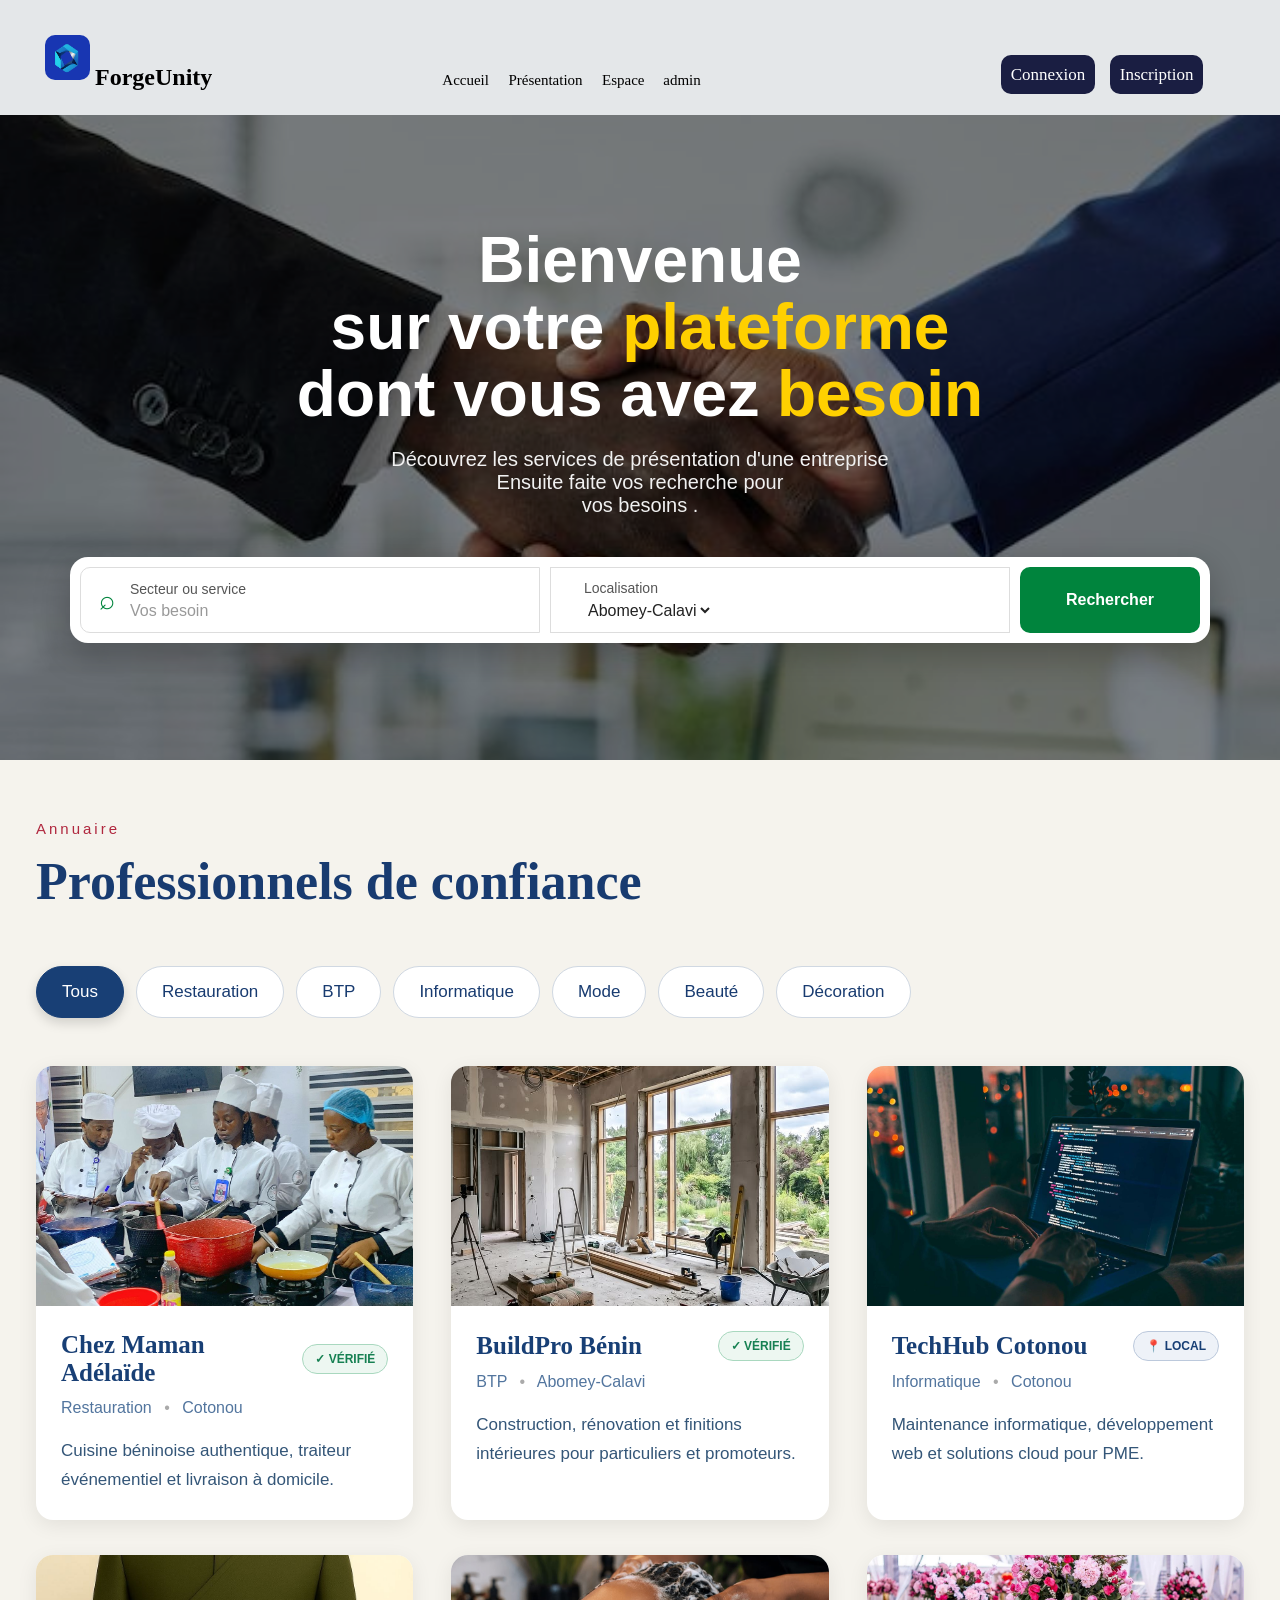
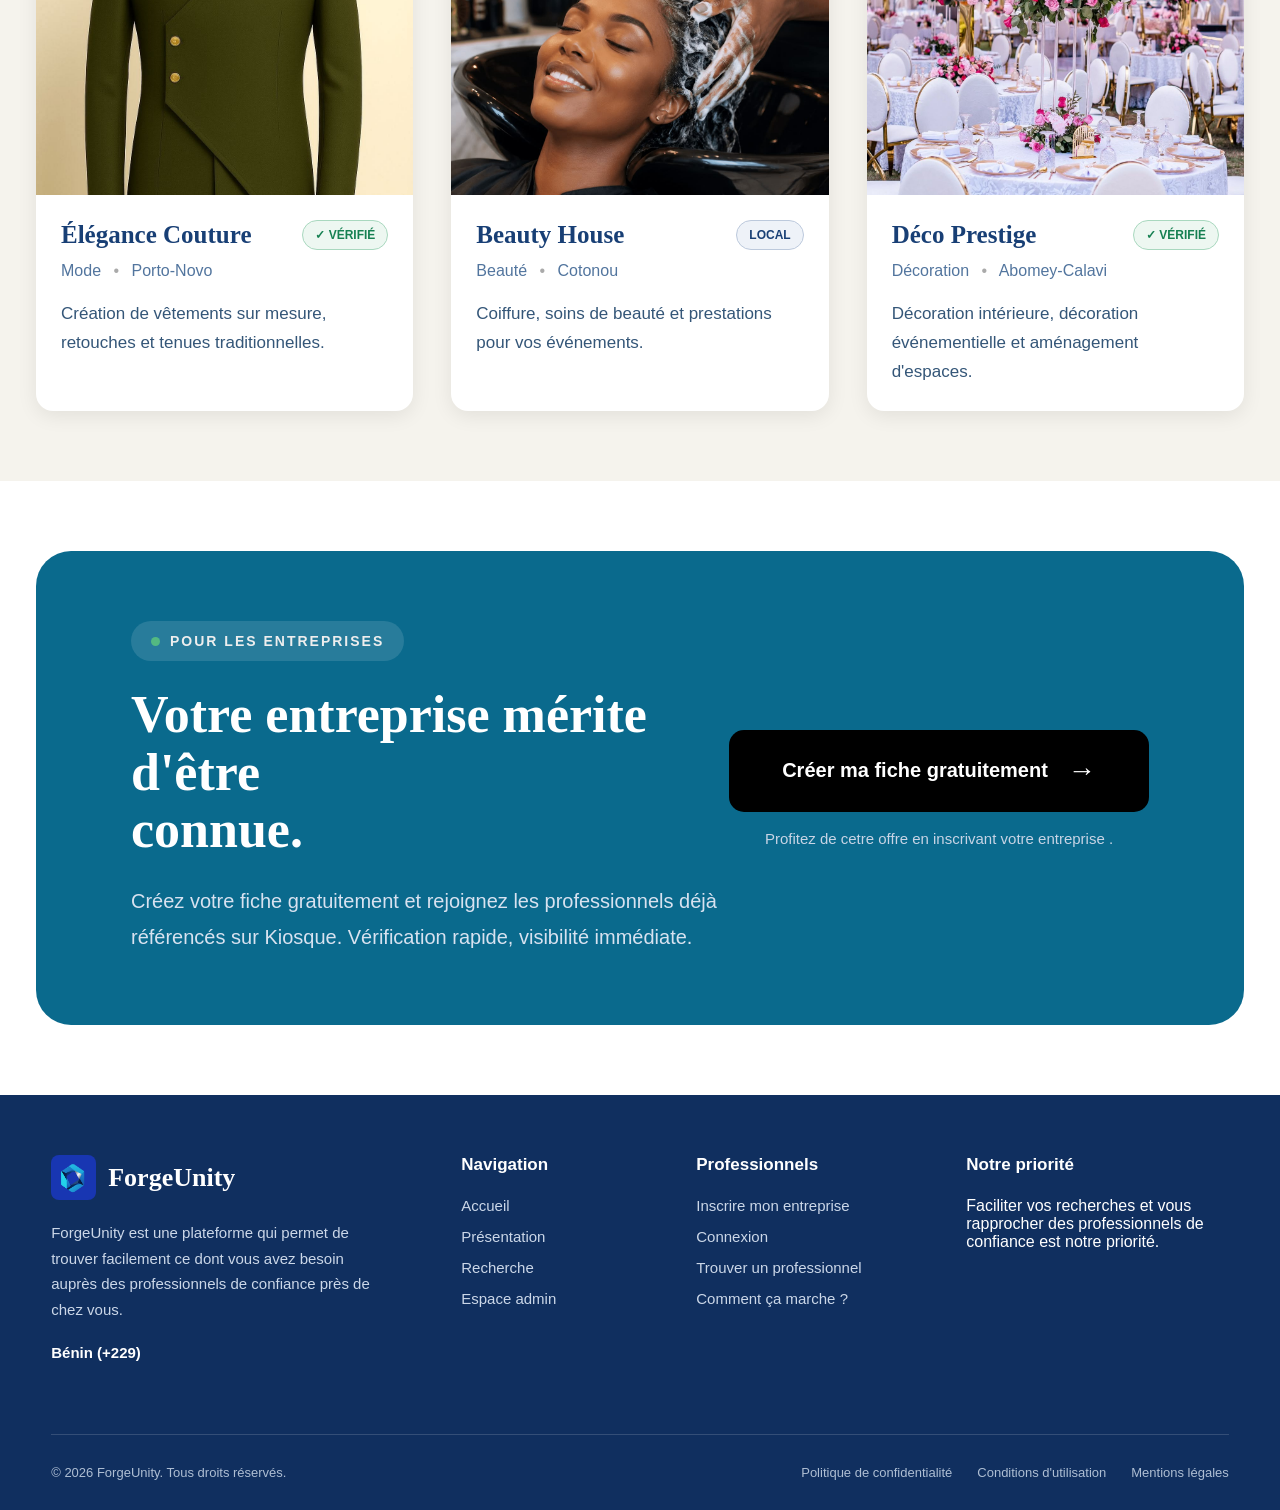
<file: Page/index.html>
<!DOCTYPE html>
<html lang="fr">
<head>
    <meta charset="UTF-8">
    <meta name="viewport" content="width=device-width, initial-scale=1.0">
    <title>Document</title>
    <link rel="stylesheet" href="style.css">
</head>
<body>
    <header class="header">
        <img src="Vertical Lockup on Blue Background.png" alt="">
        <h2>ForgeUnity</h2>
        <div class="nav">
            <a href="index.html">Accueil</a>
            <a href="Presentation.html">Présentation</a>
            <a href="Espace_Admin.html">Espace admin</a>
        </div>
        <div class="btn">
            <a class="login-button" href="">Connexion</a>
            <a class="register-button" href="">Inscription</a>
        </div>
    </header>

    <section class="hero">
        <!-- Contenu placé au-dessus de l'image -->
        <div class="hero-content">
            <h1>
                Bienvenue <br> sur votre <span>plateforme</span><br>
                dont vous avez <span>besoin</span>
            </h1>

            <p>
                Découvrez les services de présentation d'une entreprise <br>Ensuite faite vos recherche pour <br>vos besoins .
            </p>

            <!-- Barre de recherche -->
            <div class="search-box">
                <div class="search-field">
                    <span class="icon">⌕</span>
                    <div>
                        <label>Secteur ou service</label>
                        <input
                            type="text"
                            placeholder="Vos besoin "
                        >
                    </div>
                </div>

                <div class="search-field">
                    <span class="icon"></span>
                    <div>
                        <label>Localisation</label>
                        <select aria-label="Choisir une localisation">
                            <option value="Abomey-Calavi" selected>Abomey-Calavi</option>
                            <option value="Cotonou">Cotonou</option>
                            <option value="Porto-Novo">Porto-Novo</option>
                            <option value="Parakou">Parakou</option>
                            <option value="Bohicon">Bohicon</option>
                            <option value="Ouidah">Ouidah</option>
                            <option value="Natitingou">Natitingou</option>
                        </select>
                    </div>
                </div>

                <button class="search-button">
                    Rechercher
                </button>
            </div>
        </div>
    </section>

<!-- =========================
     ANNUAIRE DES PROFESSIONNELS
========================= -->

<section class="annuaire">

    <!-- Titre de la section -->
    <div class="annuaire-header">

        <div>
            <span class="petit-titre">Annuaire</span>

            <h2>Professionnels de confiance</h2>
        </div>
        
        </a>

    </div>


    <!-- =========================
         CATEGORIES
    ========================== -->

    <div class="categories">

        <button class="categorie active">
            Tous
        </button>

        <button class="categorie">
            Restauration
        </button>

        <button class="categorie">
            BTP
        </button>

        <button class="categorie">
            Informatique
        </button>

        <button class="categorie">
            Mode
        </button>

        <button class="categorie">
            Beauté
        </button>

        <button class="categorie">
            Décoration
        </button>

    </div>


    <!-- =========================
         CARTES DES PROFESSIONNELS
    ========================== -->

    <div class="professionnels">


        <!-- ===== CARTE 1 ===== -->

        <div class="carte">

            <img src="image1.jpg"
                 alt="Restaurant">

            <div class="carte-contenu">

                <div class="nom-verification">

                    <h3>Chez Maman Adélaïde</h3>

                    <span class="badge-verifie">
                        ✓ VÉRIFIÉ
                    </span>

                </div>

                <p class="categorie-ville">
                    Restauration
                    <span>•</span>
                    Cotonou
                </p>

                <p class="description">
                    Cuisine béninoise authentique, traiteur
                    événementiel et livraison à domicile.
                </p>

            </div>

        </div>


        <!-- ===== CARTE 2 ===== -->

        <div class="carte">

            <img src="image2.jpg"
                 alt="Entreprise BTP">

            <div class="carte-contenu">

                <div class="nom-verification">

                    <h3>BuildPro Bénin</h3>

                    <span class="badge-verifie">
                        ✓ VÉRIFIÉ
                    </span>

                </div>

                <p class="categorie-ville">
                    BTP
                    <span>•</span>
                    Abomey-Calavi
                </p>

                <p class="description">
                    Construction, rénovation et finitions
                    intérieures pour particuliers et promoteurs.
                </p>

            </div>

        </div>


        <!-- ===== CARTE 3 ===== -->

        <div class="carte">

            <img src="image3.jpg"
                 alt="Professionnel informatique">

            <div class="carte-contenu">

                <div class="nom-verification">

                    <h3>TechHub Cotonou</h3>

                    <span class="badge-local">
                        📍 LOCAL
                    </span>

                </div>

                <p class="categorie-ville">
                    Informatique
                    <span>•</span>
                    Cotonou
                </p>

                <p class="description">
                    Maintenance informatique, développement web
                    et solutions cloud pour PME.
                </p>

            </div>

        </div>


        <!-- ===== CARTE 4 ===== -->

        <div class="carte">

            <img src="image4jpg.jpg"
                 alt="Professionnel de la mode">

            <div class="carte-contenu">

                <div class="nom-verification">

                    <h3>Élégance Couture</h3>

                    <span class="badge-verifie">
                        ✓ VÉRIFIÉ
                    </span>

                </div>

                <p class="categorie-ville">
                    Mode
                    <span>•</span>
                    Porto-Novo
                </p>

                <p class="description">
                    Création de vêtements sur mesure,
                    retouches et tenues traditionnelles.
                </p>

            </div>

        </div>


        <!-- ===== CARTE 5 ===== -->

        <div class="carte">

            <img src="image5.jpg"
                 alt="Professionnel de la beauté">

            <div class="carte-contenu">

                <div class="nom-verification">

                    <h3>Beauty House</h3>

                    <span class="badge-local">
                         LOCAL
                    </span>

                </div>

                <p class="categorie-ville">
                    Beauté
                    <span>•</span>
                    Cotonou
                </p>

                <p class="description">
                    Coiffure, soins de beauté et prestations
                    pour vos événements.
                </p>

            </div>

        </div>


        <!-- ===== CARTE 6 ===== -->

        <div class="carte">

            <img src="image6.jpg"
                 alt="Professionnel décoration">

            <div class="carte-contenu">

                <div class="nom-verification">

                    <h3>Déco Prestige</h3>

                    <span class="badge-verifie">
                        ✓ VÉRIFIÉ
                    </span>

                </div>

                <p class="categorie-ville">
                    Décoration
                    <span>•</span>
                    Abomey-Calavi
                </p>

                <p class="description">
                    Décoration intérieure, décoration événementielle
                    et aménagement d'espaces.
                </p>

            </div>

        </div>

    </div>

</section>


<!-- =========================
     SECTION POUR LES ENTREPRISES
========================= -->

<section class="entreprise">

    <!-- Partie gauche -->
    <div class="entreprise-texte">

        <div class="etiquette">
            <span></span>
            POUR LES ENTREPRISES
        </div>

        <h2>
            Votre entreprise mérite d'être<br>
            connue.
        </h2>

        <p>
            Créez votre fiche gratuitement et rejoignez les professionnels
            déjà référencés sur Kiosque. Vérification rapide, visibilité immédiate.
        </p>

    </div>


    <!-- Partie droite -->
    <div class="entreprise-action">

        <a href="inscription.html" class="bouton-entreprise">
            Créer ma fiche gratuitement
            <span>→</span>
        </a>

        <p>
           Profitez de cetre offre en inscrivant votre entreprise .
        </p>

    </div>

</section>


<!-- =========================
     FOOTER
========================= -->

<footer class="footer">

    <div class="footer-container">

        <!-- Présentation du site -->
        <div class="footer-column footer-description">

            <div class="footer-logo">

                <img src="Vertical Lockup on Blue Background.png"
                     alt="Logo ForgeUnity">

                <h2>ForgeUnity</h2>

            </div>

            <p>
                ForgeUnity est une plateforme qui permet de trouver
                facilement ce dont vous avez besoin auprès des professionnels
                de confiance près de chez vous.
            </p>

            <p class="location">
                Bénin (+229)
            </p>

        </div>


        <!-- Navigation -->
        <div class="footer-column">

            <h3>Navigation</h3>

            <a href="index.html">Accueil</a>

            <a href="Presentation.html">Présentation</a>

            <a href="recherche.html">Recherche</a>

            <a href="Espace_Admin.html">Espace admin</a>

        </div>


        <!-- Professionnels -->
        <div class="footer-column">

            <h3>Professionnels</h3>

            <a href="Inscription.html">
                Inscrire mon entreprise
            </a>

            <a href="connexion.html">
                Connexion
            </a>

            <a href="annuaire.html">
                Trouver un professionnel
            </a>

            <a href="Presentation.html">
                Comment ça marche ?
            </a>

        </div>


        <!-- Notre priorité -->
        <div class="footer-column footer-priorite">

            <h3>Notre priorité</h3>

            <p>
                Faciliter vos recherches et vous rapprocher
                des professionnels de confiance est notre priorité.
            </p>

        </div>

    </div>


    <!-- Ligne de séparation -->

    <div class="footer-line"></div>


    <!-- Bas du footer -->

    <div class="footer-bottom">

        <p>
            © 2026 ForgeUnity. Tous droits réservés.
        </p>

        <div class="legal-links">

            <a href="#">
                Politique de confidentialité
            </a>

            <a href="#">
                Conditions d'utilisation
            </a>

            <a href="#">
                Mentions légales
            </a>

        </div>

    </div>

</footer>

</body>
</html>
</file>
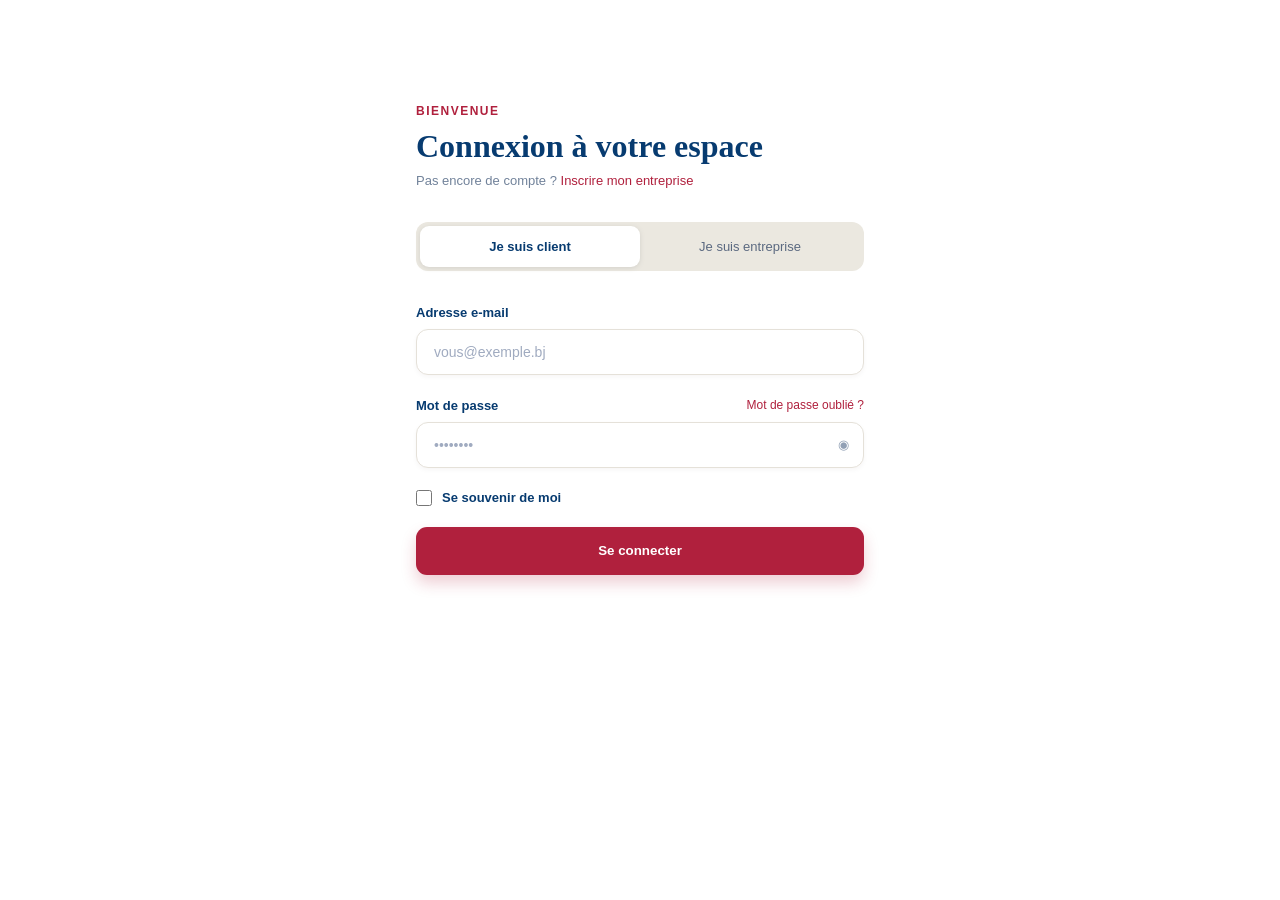
<file: Page/connexion.html>
<!DOCTYPE html>
<html lang="fr">
<head>
    <meta charset="UTF-8">
    <meta name="viewport" content="width=device-width, initial-scale=1.0">
    <title>Connexion - ForgeUnity</title>
    <link rel="stylesheet" href="connexion.css">
</head>
<body>
    <main class="login-page">
        <section class="login-card" aria-labelledby="login-title">
            <p class="eyebrow">BIENVENUE</p>
            <h1 id="login-title">Connexion à votre espace</h1>
            <p class="register-prompt">
                Pas encore de compte ?
                <a href="inscription.html">Inscrire mon entreprise</a>
            </p>

            <div class="account-tabs" role="tablist" aria-label="Type de compte">
                <button class="account-tab active" type="button" role="tab" aria-selected="true">
                    Je suis client
                </button>
                <button class="account-tab" type="button" role="tab" aria-selected="false">
                    Je suis entreprise
                </button>
            </div>

            <form class="login-form">
                <label for="email">Adresse e-mail</label>
                <input id="email" name="email" type="email" placeholder="vous@exemple.bj" required>

                <div class="password-heading">
                    <label for="password">Mot de passe</label>
                    <a href="#">Mot de passe oublié ?</a>
                </div>
                <div class="password-field">
                    <input id="password" name="password" type="password" placeholder="••••••••" required>
                    <button class="toggle-password" type="button" aria-label="Afficher le mot de passe">◉</button>
                </div>

                <label class="remember-me">
                    <input type="checkbox" name="remember">
                    <span>Se souvenir de moi</span>
                </label>

                <button class="login-button" type="submit">Se connecter</button>
            </form>

        </section>
    </main>
</body>
</html>
</file>
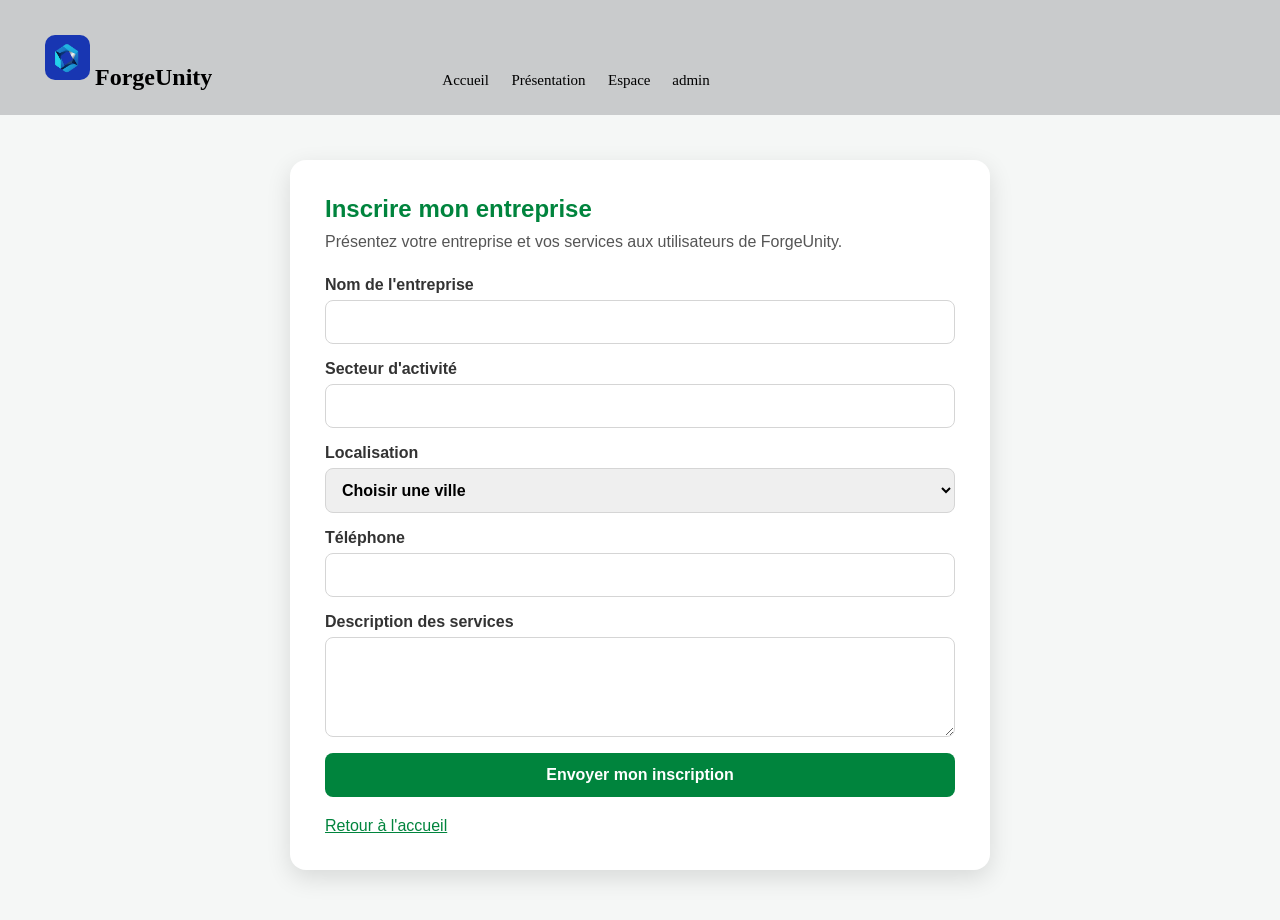
<file: Page/inscription.html>
<!DOCTYPE html>
<html lang="fr">
<head>
    <meta charset="UTF-8">
    <meta name="viewport" content="width=device-width, initial-scale=1.0">
    <title>Inscrire mon entreprise - ForgeUnity</title>
    <link rel="stylesheet" href="inscription.css">
</head>
<body>
    <header class="header">
        <img src="Vertical Lockup on Blue Background.png" alt="Logo ForgeUnity">
        <h2>ForgeUnity</h2>
        <div class="nav">
            <a href="index.html">Accueil</a>
            <a href="Presentation.html">Présentation</a>
            <a href="Espace_Admin.html">Espace admin</a>
        </div>
    </header>

    <main class="registration-page">
        <section class="registration-card">
            <h1>Inscrire mon entreprise</h1>
            <p>Présentez votre entreprise et vos services aux utilisateurs de ForgeUnity.</p>

            <form class="registration-form">
                <label>
                    Nom de l'entreprise
                    <input type="text" name="company" required>
                </label>
                <label>
                    Secteur d'activité
                    <input type="text" name="sector" required>
                </label>
                <label>
                    Localisation
                    <select name="location" required>
                        <option value="">Choisir une ville</option>
                        <option>Abomey-Calavi</option>
                        <option>Cotonou</option>
                        <option>Porto-Novo</option>
                        <option>Parakou</option>
                        <option>Bohicon</option>
                        <option>Ouidah</option>
                        <option>Natitingou</option>
                    </select>
                </label>
                <label>
                    Téléphone
                    <input type="tel" name="phone" required>
                </label>
                <label>
                    Description des services
                    <textarea name="description" required></textarea>
                </label>
                <button type="submit">Envoyer mon inscription</button>
            </form>

            <a class="back-link" href="index.html">Retour à l'accueil</a>
        </section>
    </main>
</body>
</html>
</file>
<file: Page/style.css>
*{
    margin: 0;
    padding: 0;
    box-sizing: border-box;
}

body {
    font-family: Arial, sans-serif;
    padding-top: 110px;
}

.header{
    position: fixed;
    top: 0;
    left: 0;
    z-index: 1000;
    display: flex;
    align-items: center;
    width: 100%;
    background-color: rgb(228, 231, 233);
    padding: 10px 20px;
}
.header img{
    width: 45px;
    height: 45px;
    border-radius: 10px;
    margin: 25px;
}
.header h2{
    margin-top: 40px;
    margin-left: -20px;
    font-family: 'Times New Roman', Times, serif;
}
.nav{
    position: relative;
    margin-left: 230px;
    margin-top: 45px;
    word-spacing: 15px;
}
.nav a{ 
    text-decoration: none;
    color: black;
    font-family: Cambria, Cochin, Georgia, Times, 'Times New Roman', serif;
    font-size: 15px;
    transition: 0.2s;
}
.nav a:hover{
    color: rgb(3, 102, 97);

}
.btn {
    margin-left: 300px;
    margin-top: 35px;
    word-spacing: 10px;
}
.btn a{
    
    font-size: 17px;
    font-family: Cambria, Cochin, Georgia, Times, 'Times New Roman', serif;
    text-decoration: none;
}
.btn button,
.btn .login-button,
.btn .register-button{
    padding: 10px;
    background-color: #1a1e42;
    color: white;
    border-radius: 10px;
    text-decoration: none;
    transition: 0.2s;
}
.btn button:hover,
.btn .login-button:hover,
.btn .register-button:hover{
    background-color: rgb(50, 48, 48);
}





/* =========================
   SECTION HERO
========================= */

.hero {
    position: relative;
    min-height: 650px;

    background-image: url("b45df23b7b6ebb3dc8b77d904e44fc77.jpg");
    background-size: cover;
    background-position: center;

    display: flex;
    justify-content: center;
    align-items: center;

    overflow: hidden;
}

/* Couche transparente sur l'image */

.hero::before {
    content: "";
    position: absolute;
    inset: 0;

    background: rgba(0, 0, 0, 0.48);

    z-index: 1;
}

/* =========================
   CONTENU
========================= */

.hero-content {
    position: relative;
    z-index: 2;

    width: 100%;
    max-width: 1200px;

    padding: 60px 30px;

    text-align: center;

    color: white;
}

/* =========================
   BADGE
========================= */

.badge {
    display: inline-block;

    background: rgba(255, 255, 255, 0.85);
    color: #00843d;

    padding: 12px 22px;
    border-radius: 30px;

    font-size: 16px;
    font-weight: bold;

    margin-bottom: 25px;

    animation: apparition 0.8s ease forwards;
}

/* =========================
   TITRE
========================= */

.hero h1 {
    font-size: clamp(38px, 5vw, 70px);

    line-height: 1.05;

    font-weight: 800;

    margin-bottom: 20px;

    animation: apparition 1s ease forwards;
}

.hero h1 span {
    color: #ffd000;

    position: relative;
}

/* Soulignement du mot */

.hero h1 span:first-child::after {
    content: "";

    position: absolute;

    left: 0;
    bottom: -5px;

    width: 100%;
    height: 5px;

    background: #ffd000;

    border-radius: 50%;
}

/* =========================
   SOUS-TITRE
========================= */

.hero p {
    font-size: 20px;

    margin-bottom: 40px;

    color: #f1f1f1;

    animation: apparition 1.2s ease forwards;
}

/* =========================
   BARRE DE RECHERCHE
========================= */

.search-box {
    width: 100%;
    max-width: 1150px;

    margin: auto;

    background: white;

    padding: 10px;

    border-radius: 18px;

    display: flex;
    align-items: stretch;

    gap: 10px;

    box-shadow: 0 10px 35px rgba(0, 0, 0, 0.25);

    animation: apparition 1.4s ease forwards;
}

/* Champs */

.search-field {
    flex: 1;

    display: flex;
    align-items: center;

    gap: 15px;

    padding: 12px 18px;

    border: 1px solid #ddd;

    text-align: left;

    background: white;
}

.search-field:first-child {
    border-radius: 10px 0 0 10px;
}

.icon {
    font-size: 27px;
    color: #00843d;
}

.search-field label {
    display: block;

    font-size: 14px;

    color: #555;

    margin-bottom: 5px;
}

.search-field input {
    width: 100%;

    border: none;
    outline: none;

    font-size: 16px;

    color: #222;
}

.search-field input::placeholder {
    color: #999;
}

.search-field select {
    width: 100%;

    border: none;
    outline: none;

    background: white;

    font-size: 16px;

    color: #222;

    cursor: pointer;
}

/* =========================
   BOUTON
========================= */

.search-button {
    min-width: 180px;

    border: none;

    border-radius: 10px;

    background: #00843d;

    color: white;

    font-size: 16px;

    font-weight: bold;

    cursor: pointer;

    transition: 0.3s;
}

.search-button:hover {
    background: #006b31;

    transform: translateY(-2px);
    animation: apparition 1.6s ease forwards;
}
/* =========================
   ANIMATION
========================= */

@keyframes apparition {

    from {
        opacity: 0;
        transform: translateY(30px);
    }

    to {
        opacity: 1;
        transform: translateY(0);
    }

}



/* =========================
   ANNuaire
========================= */

.annuaire {
    background-color: #f5f3ed;

    padding: 60px 36px 70px;

    color: #183b70;
}


/* =========================
   EN-TÊTE DE L'ANNUAIRE
========================= */

.annuaire-header {
    display: flex;

    justify-content: space-between;

    align-items: flex-end;

    margin-bottom: 55px;
}


.petit-titre {
    display: block;

    color: #b0273e;

    font-size: 15px;

    letter-spacing: 3px;

    margin-bottom: 15px;
}


.annuaire-header h2 {
    font-family: Georgia, 'Times New Roman', serif;

    font-size: 52px;

    margin: 0;

    color: #183b70;
}


/* Lien voir tout */

.voir-annuaire {
    color: #183b70;

    font-size: 18px;

    font-weight: bold;

    text-decoration: none;

    margin-bottom: 8px;
}


.voir-annuaire span {
    font-size: 25px;

    margin-left: 5px;

    transition: 0.3s;
}


.voir-annuaire:hover span {
    margin-left: 12px;
}


/* =========================
   CATEGORIES
========================= */

.categories {
    display: flex;

    gap: 12px;

    margin-bottom: 48px;
}


.categorie {
    background-color: white;

    border: 1px solid #d0d8e2;

    color: #183b70;

    padding: 15px 25px;

    border-radius: 30px;

    font-size: 17px;

    cursor: pointer;

    transition: 0.3s;
}


/* Catégorie sélectionnée */

.categorie.active {
    background-color: #183f75;

    color: white;

    border-color: #183f75;

    box-shadow: 0 5px 12px rgba(0, 0, 0, 0.15);
}


.categorie:hover {
    background-color: #183f75;

    color: white;
}


/* =========================
   GRILLE
========================= */

.professionnels {
    display: grid;

    grid-template-columns: repeat(3, 1fr);

    gap: 35px 38px;
}


/* =========================
   CARTE
========================= */

.carte {
    background-color: white;

    border-radius: 17px;

    overflow: hidden;

    box-shadow: 0 5px 20px rgba(0, 0, 0, 0.08);

    transition: 0.3s;
}


.carte:hover {
    transform: translateY(-6px);

    box-shadow: 0 12px 30px rgba(0, 0, 0, 0.15);
}


/* =========================
   PHOTO
========================= */

.carte > img {
    width: 100%;

    height: 240px;

    object-fit: cover;

    display: block;
}


/* =========================
   CONTENU CARTE
========================= */

.carte-contenu {
    padding: 25px;
}


/* Nom + badge */

.nom-verification {
    display: flex;

    justify-content: space-between;

    align-items: center;

    gap: 10px;

    margin-bottom: 12px;
}


.nom-verification h3 {
    font-family: Georgia, 'Times New Roman', serif;

    font-size: 25px;

    color: #183f75;

    margin: 0;
}


/* =========================
   BADGE VERIFIE
========================= */

.badge-verifie {
    white-space: nowrap;

    color: #168052;

    background-color: #edf7f1;

    border: 1px solid #a9d8bf;

    padding: 7px 12px;

    border-radius: 20px;

    font-size: 12px;

    font-weight: bold;
}


/* Badge local */

.badge-local {
    white-space: nowrap;

    color: #183f75;

    background-color: #eef2f8;

    border: 1px solid #bcc9dc;

    padding: 7px 12px;

    border-radius: 20px;

    font-size: 12px;

    font-weight: bold;
}


/* =========================
   CATEGORIE + VILLE
========================= */

.categorie-ville {
    color: #52759e;

    font-size: 16px;

    margin-bottom: 20px;
}


.categorie-ville span {
    margin: 0 8px;

    color: #aaa;
}


/* =========================
   DESCRIPTION
========================= */

.description {
    color: #345678;

    font-size: 17px;

    line-height: 1.7;

    margin: 0;
}


/* =========================
   SECTION ENTREPRISE
========================= */

.entreprise {
    width: calc(100% - 72px);

    margin: 70px auto;

    padding: 70px 95px;

    background-color: #0a6a8d;

    border-radius: 35px;

    display: flex;

    justify-content: space-between;

    align-items: center;

    color: white;
}
.entreprise:hover{
    background-color: #1f4278;
}


/* =========================
   PARTIE GAUCHE
========================= */

.entreprise-texte {
    max-width: 800px;
}


/* Petite étiquette */

.etiquette {
    display: inline-flex;

    align-items: center;

    gap: 10px;

    padding: 12px 20px;

    margin-bottom: 25px;

    background-color: rgba(255, 255, 255, 0.12);

    border-radius: 30px;

    color: #eeeeee;

    font-size: 14px;

    font-weight: bold;

    letter-spacing: 2px;
}


/* Petit point vert */

.etiquette span {
    width: 9px;

    height: 9px;

    background-color: #53b982;

    border-radius: 50%;

    display: inline-block;
}


/* =========================
   TITRE
========================= */

.entreprise h2 {
    margin: 0 0 25px 0;

    font-family: Georgia, 'Times New Roman', serif;

    font-size: 52px;

    line-height: 1.1;

    color: white;
}


/* =========================
   DESCRIPTION
========================= */

.entreprise-texte p {
    max-width: 850px;

    margin: 0;

    color: #d8e2f0;

    font-size: 20px;

    line-height: 1.8;
}


/* =========================
   PARTIE DROITE
========================= */

.entreprise-action {
    min-width: 420px;

    text-align: center;
}


/* =========================
   BOUTON
========================= */

.bouton-entreprise {
    display: flex;

    justify-content: center;

    align-items: center;

    gap: 20px;

    padding: 25px 35px;

    background-color: #000000;

    color: white;

    text-decoration: none;

    border-radius: 15px;

    font-size: 20px;

    font-weight: bold;

    transition: 0.3s;
}


.bouton-entreprise span {
    font-size: 28px;

    transition: 0.3s;
}


/* Animation au survol */

.bouton-entreprise:hover {
    background-color: #94646d;
}


.bouton-entreprise:hover span {
    transform: translateX(8px);
}


/* Petit texte sous le bouton */

.entreprise-action p {
    margin-top: 18px;

    color: #c8d4e5;

    font-size: 15px;
}
        .registration-page {
            min-height: calc(100vh - 110px);
            padding: 50px 20px;
            background: #f5f7f6;
        }

        .registration-card {
            max-width: 700px;
            margin: 0 auto;
            padding: 35px;
            background: white;
            border-radius: 16px;
            box-shadow: 0 8px 25px rgba(0, 0, 0, 0.12);
        }

        .registration-card h1 {
            margin-bottom: 10px;
            color: #00843d;
        }

        .registration-card p {
            margin-bottom: 25px;
            color: #555;
        }

        .registration-form {
            display: grid;
            gap: 16px;
        }

        .registration-form label {
            display: grid;
            gap: 6px;
            font-weight: bold;
            color: #333;
        }

        .registration-form input,
        .registration-form select,
        .registration-form textarea {
            width: 100%;
            padding: 12px;
            border: 1px solid #d5d5d5;
            border-radius: 8px;
            font: inherit;
        }

        .registration-form textarea {
            min-height: 100px;
            resize: vertical;
        }

        .registration-form button {
            padding: 13px;
            border: 0;
            border-radius: 8px;
            background: #00843d;
            color: white;
            font-size: 16px;
            font-weight: bold;
            cursor: pointer;
        }

        .registration-form button:hover {
            background: #006b31;
        }

        .back-link {
            display: inline-block;
            margin-top: 20px;
            color: #00843d;
        }

        /* =========================
   FOOTER
========================= */

.footer {
    background-color: #102f5f;
    color: white;
    padding-top: 60px;
    margin-top: 70px;
}

/* =========================
   LOGO
========================= */

.footer-logo {
    display: flex;
    align-items: center;

    gap: 12px;

    margin-bottom: 20px;
}


.footer-logo img {
    width: 45px;
    height: 45px;

    border-radius: 8px;
}


.footer-logo h2 {
    margin: 0;

    font-family: Georgia, "Times New Roman", serif;

    font-size: 26px;
}


/* =========================
   DESCRIPTION
========================= */

.footer-description p {
    max-width: 330px;

    color: #cbd7e8;

    font-size: 15px;

    line-height: 1.7;

    margin-bottom: 18px;
}


.footer-description .location {
    color: white;

    font-weight: bold;
}


/* =========================
   TITRES DES COLONNES
========================= */

.footer-column h3 {
    margin-bottom: 22px;

    font-size: 17px;

    color: white;
}


/* =========================
   LIENS
========================= */

.footer-column a {
    display: block;

    width: fit-content;

    margin-bottom: 14px;

    color: #cbd7e8;

    font-size: 15px;

    text-decoration: none;

    transition: 0.3s;
}


/* Animation des liens */

.footer-column a:hover {
    color: white;

    transform: translateX(5px);
}


.footer-container {
    width: 92%;
    max-width: 1400px;

    margin: auto;

    display: grid;

    grid-template-columns:
        2fr
        1fr
        1.2fr
        1.5fr;

    gap: 60px;

    padding-bottom: 50px;
}


/* =========================
   LIGNE DE SEPARATION
========================= */

.footer-line {
    width: 92%;
    max-width: 1400px;

    height: 1px;

    margin: auto;

    background-color: rgba(255, 255, 255, 0.15);
}


/* =========================
   BAS DU FOOTER
========================= */

.footer-bottom {
    width: 92%;
    max-width: 1400px;

    min-height: 75px;

    margin: auto;

    display: flex;

    justify-content: space-between;

    align-items: center;

    gap: 30px;
}


.footer-bottom p {
    margin: 0;

    color: #aebed3;

    font-size: 13px;
}


/* =========================
   LIENS LEGAUX
========================= */

.legal-links {
    display: flex;

    gap: 25px;
}


.legal-links a {
    color: #aebed3;

    font-size: 13px;

    text-decoration: none;

    transition: 0.3s;
}


.legal-links a:hover {
    color: white;
}
</file>
<file: Page/connexion.css>
* {
    box-sizing: border-box;
    margin: 0;
    padding: 0;
}

body {
    min-height: 100vh;
    background:white;
    color: #073b70;
    font-family: Arial, sans-serif;
}

.login-page {
    display: flex;
    justify-content: center;
    min-height: 100vh;
    padding: 104px 20px 38px;
}

.login-card {
    width: min(100%, 448px);
}

.eyebrow {
    margin-bottom: 10px;
    color: #b0203d;
    font-size: 12px;
    font-weight: bold;
    letter-spacing: 1.5px;
}

h1 {
    margin-bottom: 8px;
    font-family: Georgia, "Times New Roman", serif;
    font-size: 32px;
    line-height: 1.15;
}

.register-prompt {
    margin-bottom: 34px;
    color: #71829a;
    font-size: 13px;
}

a {
    color: #b0203d;
    text-decoration: none;
}

a:hover {
    text-decoration: underline;
}

.account-tabs {
    display: flex;
    margin-bottom: 34px;
    padding: 4px;
    border-radius: 12px;
    background: #ebe8e0;
}

.account-tab {
    flex: 1;
    padding: 13px 8px;
    border: 0;
    border-radius: 9px;
    background: transparent;
    color: #5b6980;
    cursor: pointer;
    font-size: 13px;
}

.account-tab.active {
    background: white;
    box-shadow: 0 1px 5px #d2d0ca;
    color: #073b70;
    font-weight: bold;
}

.login-form {
    display: grid;
    gap: 9px;
}

.login-form label,
.password-heading {
    color: #073b70;
    font-size: 13px;
    font-weight: bold;
}

.login-form input[type="email"],
.password-field {
    width: 100%;
    height: 46px;
    border: 1px solid #e5e1d9;
    border-radius: 12px;
    background: white;
    box-shadow: 0 2px 5px rgba(40, 35, 25, 0.04);
}

.login-form input[type="email"] {
    margin-bottom: 14px;
    padding: 0 17px;
    outline: none;
    color: #073b70;
    font-size: 14px;
}

input::placeholder {
    color: #a0abc0;
}

.password-heading {
    display: flex;
    justify-content: space-between;
    align-items: center;
}

.password-heading a {
    color: #b0203d;
    font-size: 12px;
    font-weight: normal;
}

.password-field {
    display: flex;
    align-items: center;
    margin-bottom: 13px;
}

.password-field input {
    width: 100%;
    height: 100%;
    padding: 0 17px;
    border: 0;
    outline: 0;
    background: transparent;
    color: #073b70;
    font-size: 14px;
}

.toggle-password {
    margin-right: 14px;
    border: 0;
    background: transparent;
    color: #91a0b5;
    cursor: pointer;
}

.remember-me {
    display: flex;
    align-items: center;
    gap: 10px;
    margin-bottom: 12px;
    color: #5b6980 ;
    font-weight: normal ;
}

.remember-me input {
    width: 16px;
    height: 16px;
    accent-color: #b0203d;
}

.login-button {
    height: 48px;
    border: 0;
    border-radius: 11px;
    background: #b0203d;
    box-shadow: 0 8px 15px rgba(176, 32, 61, 0.22);
    color: white;
    cursor: pointer;
    font-weight: bold;
}

.login-button:hover {
    background: #941b34;
}

.separator {
    display: flex;
    align-items: center;
    gap: 12px;
    margin: 27px 0;
    color: #9ba8ba;
    font-size: 12px;
    text-align: center;
}

.separator::before,
.separator::after {
    content: "";
    height: 1px;
    flex: 1;
    background: #e6e1d8;
}

.social-login {
    display: flex;
    gap: 12px;
}

.social-login button {
    flex: 1;
    height: 50px;
    border: 1px solid #e5e1d9;
    border-radius: 11px;
    background: white;
    color: #273b58;
    cursor: pointer;
    font-size: 14px;
}

.social-login strong {
    margin-right: 7px;
    color: #233e67;
}

.legal {
    margin: 31px auto 0;
    max-width: 380px;
    color: #91a0b5;
    font-size: 11px;
    line-height: 1.45;
    text-align: center;
}

.legal a {
    color: #91a0b5;
    text-decoration: underline;
}

@media (max-width: 500px) {
    .login-page {
        padding-top: 55px;
    }

    h1 {
        font-size: 28px;
    }
}
</file>
<file: Page/inscription.css>
*{
    margin: 0;
    padding: 0;
    box-sizing: border-box;
}

body {
    font-family: Arial, sans-serif;
    padding-top: 110px;
}

.header{
    position: fixed;
    top: 0;
    left: 0;
    z-index: 1000;
    display: flex;
    align-items: center;
    width: 100%;
    background-color: rgb(201, 203, 204);
    padding: 10px 20px;
}
.header img{
    width: 45px;
    height: 45px;
    border-radius: 10px;
    margin: 25px;
}
.header h2{
    margin-top: 40px;
    margin-left: -20px;
    font-family: 'Times New Roman', Times, serif;
}
.nav{
    position: relative;
    margin-left: 230px;
    margin-top: 45px;
    word-spacing: 18px;
}
.nav a{ 
    text-decoration: none;
    color: black;
    font-family: Cambria, Cochin, Georgia, Times, 'Times New Roman', serif;
    font-size: 15px;
    transition: 0.2s;
}
.nav a:hover{
    color: white;
    text-decoration:underline;
}
.btn {
    margin-left: 300px;
    margin-top: 35px;
    word-spacing: 10px;
}
.btn a{
    
    font-size: 17px;
    font-family: Cambria, Cochin, Georgia, Times, 'Times New Roman', serif;
    text-decoration: none;
}
.btn button,
.btn .login-button,
.btn .register-button{
    padding: 10px;
    background-color: #1a1e42;
    color: white;
    border-radius: 10px;
    text-decoration: none;
    transition: 0.2s;
}
.btn button:hover,
.btn .login-button:hover,
.btn .register-button:hover{
    background-color: rgb(50, 48, 48);
}
 
 .registration-page {
            min-height: calc(100vh - 110px);
            padding: 50px 20px;
            background: #f5f7f6;
        }

        .registration-card {
            max-width: 700px;
            margin: 0 auto;
            padding: 35px;
            background: white;
            border-radius: 16px;
            box-shadow: 0 8px 25px rgba(0, 0, 0, 0.12);
        }

        .registration-card h1 {
            margin-bottom: 10px;
            color: #00843d;
        }

        .registration-card p {
            margin-bottom: 25px;
            color: #555;
        }

        .registration-form {
            display: grid;
            gap: 16px;
        }

        .registration-form label {
            display: grid;
            gap: 6px;
            font-weight: bold;
            color: #333;
        }

        .registration-form input,
        .registration-form select,
        .registration-form textarea {
            width: 100%;
            padding: 12px;
            border: 1px solid #d5d5d5;
            border-radius: 8px;
            font: inherit;
        }

        .registration-form textarea {
            min-height: 100px;
            resize: vertical;
        }

        .registration-form button {
            padding: 13px;
            border: 0;
            border-radius: 8px;
            background: #00843d;
            color: white;
            font-size: 16px;
            font-weight: bold;
            cursor: pointer;
        }

        .registration-form button:hover {
            background: #006b31;
        }

        .back-link {
            display: inline-block;
            margin-top: 20px;
            color: #00843d;
        }
</file>
